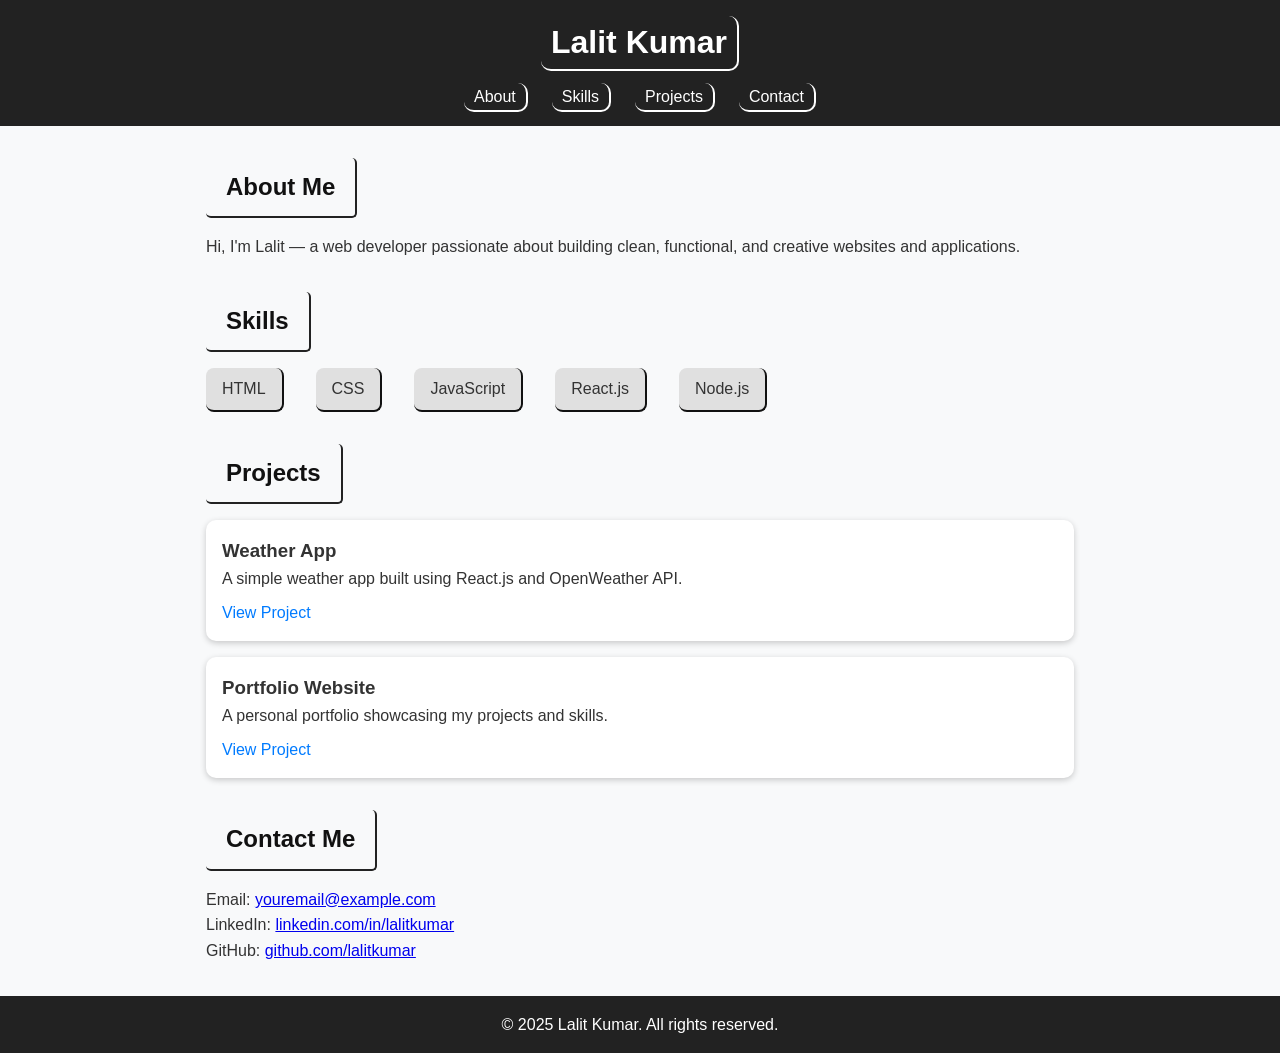
<file: portfolio web/index.html>
<!DOCTYPE html>
<html lang="en">
  <head>
    <meta charset="UTF-8" />
    <meta name="viewport" content="width=device-width, initial-scale=1.0" />
    <title>My Portfolio</title>
    <link rel="stylesheet" href="style.css" />
  </head>
  <body>
    <header>
      <h1>Lalit Kumar</h1>
      <nav>
        <ul>
          <li><a href="#about">About</a></li>
          <li><a href="#skills">Skills</a></li>
          <li><a href="#projects">Projects</a></li>
          <li><a href="#contact">Contact</a></li>
        </ul>
      </nav>
    </header>

    <section id="about">
      <h2>About Me</h2>
      <p>
        Hi, I'm Lalit — a web developer passionate about building clean,
        functional, and creative websites and applications.
      </p>
    </section>

    <section id="skills">
      <h2>Skills</h2>
      <ul class="skills-list">
        <li>HTML</li>
        <li>CSS</li>
        <li>JavaScript</li>
        <li>React.js</li>
        <li>Node.js</li>
      </ul>
    </section>

    <section id="projects">
      <h2>Projects</h2>
      <div class="project">
        <h3>Weather App</h3>
        <p>A simple weather app built using React.js and OpenWeather API.</p>
        <a href="#">View Project</a>
      </div>

      <div class="project">
        <h3>Portfolio Website</h3>
        <p>A personal portfolio showcasing my projects and skills.</p>
        <a href="#">View Project</a>
      </div>
    </section>

    <section id="contact">
      <h2>Contact Me</h2>
      <p>
        Email: <a href="mailto:youremail@example.com">youremail@example.com</a>
      </p>
      <p>LinkedIn: <a href="#">linkedin.com/in/lalitkumar</a></p>
      <p>GitHub: <a href="#">github.com/lalitkumar</a></p>
    </section>

    <footer>
      <p>© 2025 Lalit Kumar. All rights reserved.</p>
    </footer>
  </body>
</html>
</file>
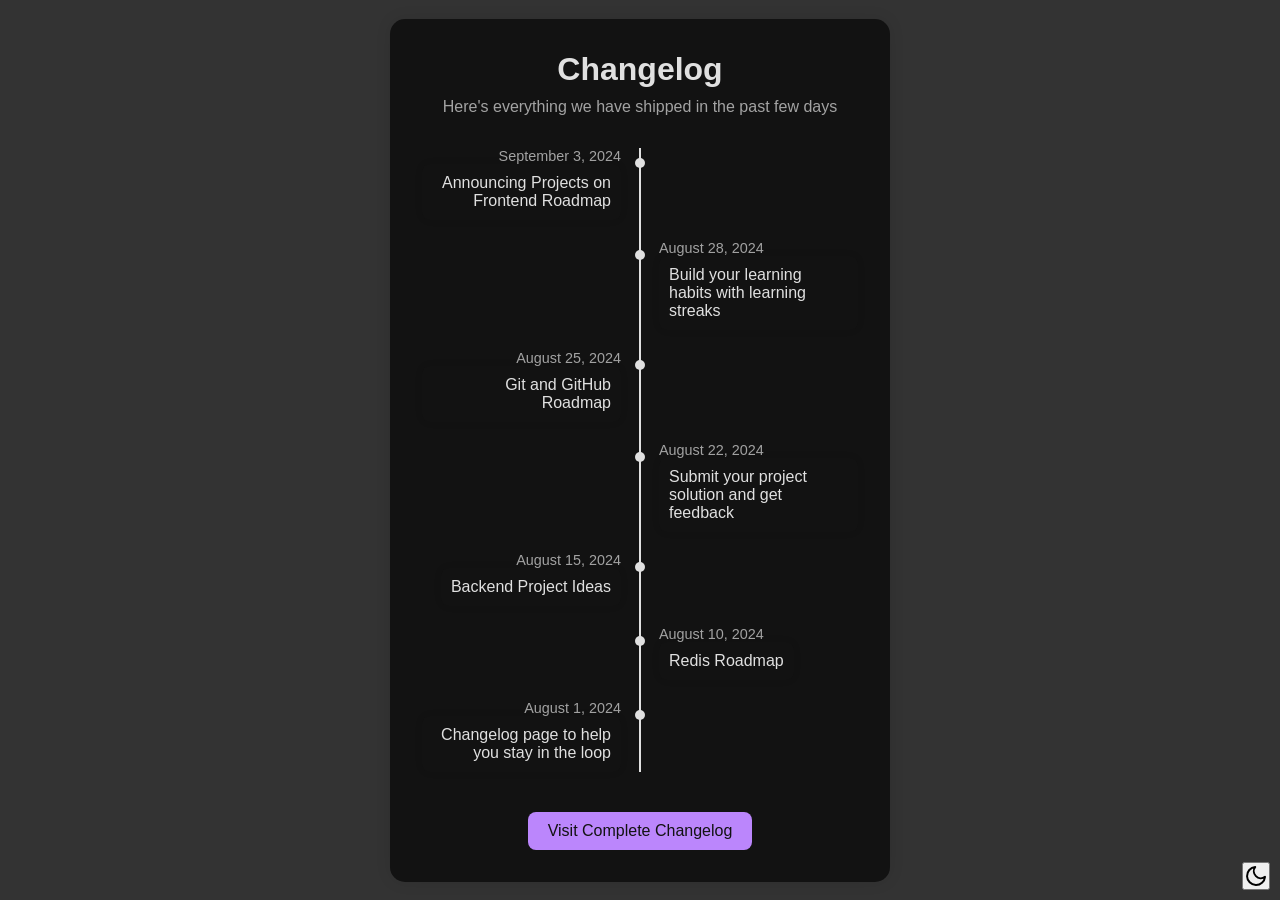
<file: project changelog/index.html>
<!DOCTYPE html>
<html lang="en">
  <head>
    <meta charset="UTF-8" />
    <meta name="viewport" content="width=device-width, initial-scale=1.0" />
    <title>Changelog Component</title>
    <link rel="stylesheet" href="style.css" />
  </head>
  <body>
    <div class="changelog-container">
      <h1>Changelog</h1>
      <p>Here's everything we have shipped in the past few days</p>

      <div class="timeline">
        <div class="timeline-item">
          <div class="timeline-date">September 3, 2024</div>
          <div class="timeline-content">
            Announcing Projects on Frontend Roadmap
          </div>
        </div>

        <div class="timeline-item">
          <div class="timeline-date">August 28, 2024</div>
          <div class="timeline-content">
            Build your learning habits with learning streaks
          </div>
        </div>

        <div class="timeline-item">
          <div class="timeline-date">August 25, 2024</div>
          <div class="timeline-content">Git and GitHub Roadmap</div>
        </div>

        <div class="timeline-item">
          <div class="timeline-date">August 22, 2024</div>
          <div class="timeline-content">
            Submit your project solution and get feedback
          </div>
        </div>

        <div class="timeline-item">
          <div class="timeline-date">August 15, 2024</div>
          <div class="timeline-content">Backend Project Ideas</div>
        </div>

        <div class="timeline-item">
          <div class="timeline-date">August 10, 2024</div>
          <div class="timeline-content">Redis Roadmap</div>
        </div>

        <div class="timeline-item">
          <div class="timeline-date">August 1, 2024</div>
          <div class="timeline-content">
            Changelog page to help you stay in the loop
          </div>
        </div>
      </div>

      <a href="#" class="button">Visit Complete Changelog</a>
    </div>
    <script src="script.js"></script>
  </body>
</html>
</file>
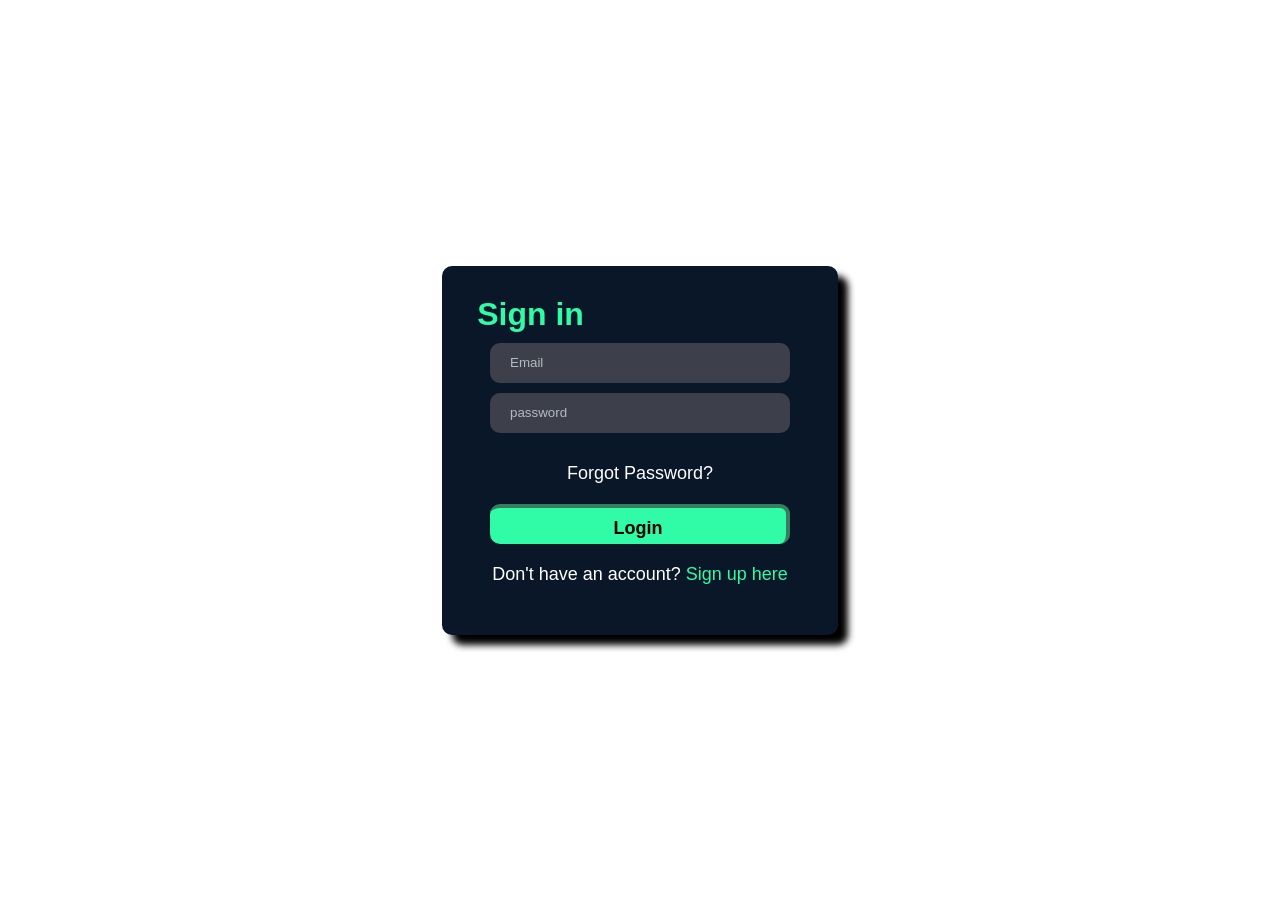
<file: form ui/forms.html>
<!DOCTYPE html>
<html lang="en">
  <head>
    <meta charset="UTF-8" />
    <meta name="viewport" content="width=device-width, initial-scale=1.0" />
    <link rel="stylesheet" href="forms.css" />
    <title>Document</title>
  </head>
  <body>
    <div class="form">
      <h1>Sign in</h1>
      <form action="">
        <div>
          <input
            id="username"
            type="text"
            placeholder="Email"
            name="username"
          />
        </div>
        <div>
          <input
            id="password"
            type="password"
            placeholder="password"
            name="password"
          />
        </div>
        <div class="forgot"><a href="">Forgot Password?</a></div>
        <button>Login</button>
        <div class="account">
          Don't have an account? <span>Sign up here</span>
        </div>
      </form>
    </div>
  </body>
</html>
</file>
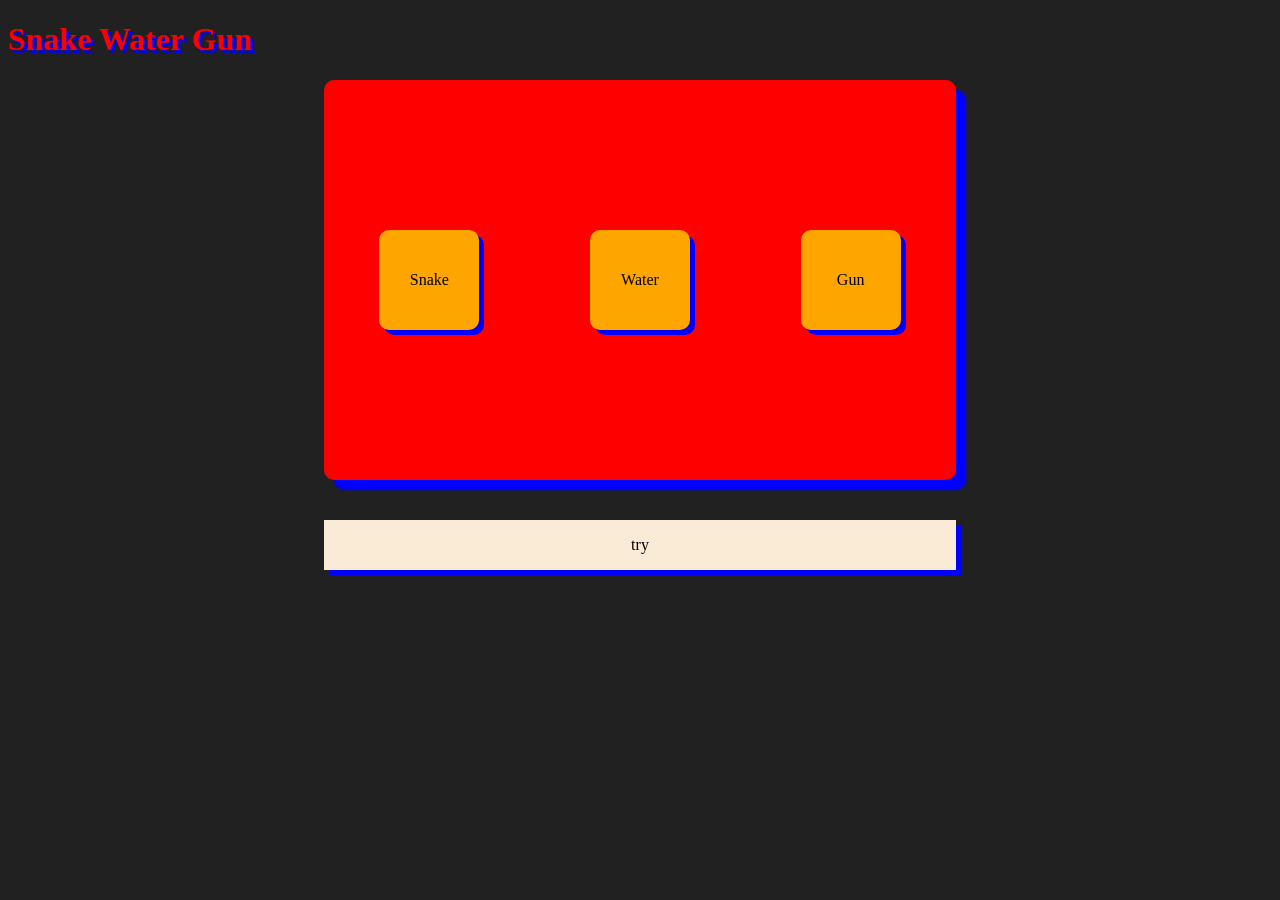
<file: snake water gun/game.html>
<!DOCTYPE html>
<html lang="en">

<head>
    <meta charset="UTF-8">
    <meta name="viewport" content="width=device-width, initial-scale=1.0">
    <title>Document</title>
    <style>
        body {
            background-color: #212121;
        }

        h1 {
            color: red;
            text-shadow: 3px 3px 1px blue;
        }

        .main {
            height: 400px;
            width: 50%;
            border-radius: 10px;
            box-shadow: 10px 10px 2px blue;
            display: flex;
            justify-content: space-around;
            align-items: center;
            background-color: red;
            margin: auto;
        }

        .main .sign {
            border-radius: 10px;
            box-shadow: 5px 5px blue;
            /* box-shadow: 5px 5px rgba(0, 0, 0, 0.2); */
            color: black;
            text-align: center;
            display: flex;
            align-items: center;
            justify-content: center;
            height: 100px;
            width: 100px;
            cursor: pointer;
            background-color: orange;
            transition: all 0.3s ease;
        }

        .sign:hover {
            box-shadow: 10px 10px black;
            /* box-shadow: 10px 15px rgba(0, 0, 0, 1); */
            transform: translateZ(-10px);
        }

        #result {
            color: black;
            background-color: antiquewhite;
            box-shadow: 5px 5px 1px blue;
            text-align: center;
            line-height: 50px;
            height: 50px;
            width: 50%;
            margin: 40px auto;
        }
    </style>
</head>

<body>
    <h1>Snake Water Gun</h1>
    <div class="main">
        <div class="sign" id="Snake">Snake</div>
        <div class="sign" id="Water">Water</div>
        <div class="sign" id="Gun">Gun</div>
    </div>

    <div id="result">try</div>
    <script>
        let gameArr = ['Snake', 'Water', 'Gun']
        let selectedValue = document.querySelectorAll('.sign');
        let res = document.querySelector("#result");

        // selectedValue.forEach((sign) => {
        //     sign.addEventListener("click", () => {
        //         console.log(sign);
        //     })
        // })


        selectedValue.forEach((sign) => {
            sign.addEventListener("click", () => {
                const randomIndex = Math.floor(Math.random() * gameArr.length);
                const randomChoice = gameArr[randomIndex];
                console.log(randomChoice);
                console.log(sign);

                const userChoice = sign.getAttribute("id")
                console.log(userChoice);

                if (userChoice === randomChoice) {
                    res.innerHTML = 'it is a tie'

                } else if (userChoice === "Snake" && randomChoice === "Water" ||
                    userChoice === "Water" && randomChoice === "Gun" ||
                    userChoice === "Gun" && randomChoice === "Snake") {
                    res.innerHTML = `yo you win!, Computer Chose: ${randomChoice}`
                }
                else {
                    res.innerHTML = `ahha you lose! Computer Chose: ${randomChoice}`

                }


            })
        })



    </script>
</body>

</html>
</file>
<file: portfolio web/style.css>
* {
  margin: 0;
  padding: 0;
  box-sizing: border-box;
  font-family: "Poppins", sans-serif;
}

body {
  background: #f8f9fa;
  color: #333;
  line-height: 1.6;
}

header {
  background: #222;
  color: #fff;
  padding: 1rem 0;
  text-align: center;
}

header h1 {
  border-bottom: 2px solid white;
  border-right: 2px solid white;
  border-radius: 10px;
  padding: 1px 10px;
  margin-bottom: 5px;
  display: inline-block;
}

nav ul {
  list-style: none;
  display: flex;
  justify-content: center;
  gap: 1.5rem;
  margin-top: 0.5rem;
}

nav a {
  color: #fff;
  text-decoration: none;
  font-weight: 500;
  padding: 5px 10px;
  border-radius: 10px;
  border-bottom: 2px solid #ffff;
  border-right: 2px solid #ffff;
}

section {
  max-width: 900px;
  margin: 2rem auto;
  padding: 0 1rem;
}

h2 {
  color: #111;
  margin-bottom: 1rem;
  padding: 10px 20px;
  /* padding-bottom: 4px; */
  border-radius: 5px;
  border-bottom: 2px solid #222;
  border-right: 2px solid #222;
  display: inline-block;
  /* text-decoration: underline wavy; */
}

h2:hover {
  border-top: 2px solid #222;
  border-left: 2px solid #222;
  border-bottom: none;
  border-right: none;
}

.skills-list {
  display: flex;
  gap: 2rem;
  flex-wrap: wrap;
}

.skills-list li {
  background: #e0e0e0;
  padding: 0.5rem 1rem;
  border-radius: 8px;
  border-bottom: 2px solid #111;
  border-right: 2px solid #111;
  list-style: none;
}

.skills-list li:hover {
  border-top: 2px solid #111;
  border-left: 2px solid #111;
  border-bottom: none;
  border-right: none;
}

.project {
  background: #fff;
  padding: 1rem;
  margin-bottom: 1rem;
  border-radius: 10px;
  box-shadow: 0 2px 6px rgba(0, 0, 0, 0.2);
}

.project a {
  display: inline-block;
  margin-top: 0.5rem;
  color: #007bff;
  text-decoration: none;
}

footer {
  text-align: center;
  padding: 1rem;
  background: #222;
  color: #fff;
  margin-top: 2rem;
}
</file>
<file: project changelog/style.css>
:root {
  --background-color: #fff;
  --text-color: #000;
  --text-accent-color: #666;
  --accent-color: #007acc;
  --accent-hover-color: #005bb5;
  --accent-active-color: #003f87;
  --border-color: #e0e0e0;
}

[data-theme="dark"] {
  --background-color: #121212;
  --text-color: #e0e0e0;
  --text-accent-color: #a3a3a3;
  --accent-color: #bb86fc;
  --accent-hover-color: #9f63d6;
  --accent-active-color: #7e3eb0;
  --border-color: #333;
}

* {
  margin: 0;
  padding: 0;
  box-sizing: border-box;
}

body {
  font-family: Arial, sans-serif;
  display: flex;
  justify-content: center;
  align-items: center;
  min-height: 100vh;
  background-color: var(--border-color);
  color: var(--text-color);
}

.changelog-container {
  background-color: var(--background-color);
  padding: 2rem;
  border-radius: 15px;
  max-width: 500px;
  width: 100%;
  box-shadow: 0 0 15px rgba(0, 0, 0, 0.1);
  text-align: center;
}

.changelog-container h1 {
  font-size:  2rem;
  margin-bottom: 10px;
}

.changelog-container p {
  font-size: 1rem;
  color: var(--text-accent-color);
  margin-bottom: 2rem;
}

.timeline {
  position: relative;
  margin: 20px 0;
  padding: 0;
}

.timeline:before {
  content: "";
  position: absolute;
  width: 2px;
  background-color: var(--text-color);
  top: 0;
  bottom: 0;
  left: 50%;
  margin-left: -1px;
}

.timeline-item {
  margin-bottom: 20px;
  position: relative;
  width: calc(50% + 1px);
  padding-right: 20px;
  text-align: right;
}

.timeline-item .timeline-date {
  font-size: 0.9rem;
  color: var(--text-accent-color);
}

.timeline-item .timeline-content {
  font-size: 1rem;
  background-color: var(--background-color);
  border-radius: 8px;
  padding: 10px;
  box-shadow: 0 0 10px rgba(0, 0, 0, 0.05);
  display: inline-block;
}

.timeline-item:nth-child(even) {
  left: calc(50% - 1px);
  text-align: left;
  padding-left: 20px;
  padding-right: 0;
}

.timeline-item:nth-child(even) .timeline-content {
  margin-left: 0;
}

.timeline-item:before {
  content: "";
  position: absolute;
  width: 10px;
  height: 10px;
  right: -4px;
  background-color: var(--text-color);
  border-radius: 50%;
  top: 10px;
}

.timeline-item:nth-child(even):before {
  left: -4px;
  right: auto;
}

.button {
  display: inline-block;
  background-color: var(--accent-color);
  color: var(--background-color);
  padding: 10px 20px;
  text-decoration: none;
  border-radius: 8px;
  margin-top: 20px;
}

.button:hover {
  background-color: var(--accent-hover-color);
}

@media (max-width: 600px) {
  .timeline-item {
    width: 100%;
    text-align: left;
    padding-left: 20px;
  }

  .timeline-item:nth-child(even) {
    left: 0;
    padding-left: 20px;
  }

  .timeline:before {
    left: 10px;
  }

  .timeline-item:before {
    left: 5px;
  }

  .timeline-item:nth-child(even):before {
    left: 5px;
  }
}
</file>
<file: form ui/forms.css>
* {
  margin: 0;
  padding: 0;
  box-sizing: border-box;
}

body {
  height: 100vh;
  font-family: "Gill Sans", "Gill Sans MT", Calibri, "Trebuchet MS", sans-serif;
  background: url(https://i.pinimg.com/736x/a1/21/77/a12177d77ae4a9487a9cd41737d685e5.jpg);
  background-size: cover;
  display: flex;
  /* flex-direction: column; */
  align-items: center;
  justify-content: center;
}

.form {
  text-align: center;
  background: #0a1729;
  padding: 30px;
  border-radius: 10px;
  margin: 20px;
  box-shadow: 10px 10px 7px black;
}

h1 {
  text-align: left;
  margin-left: 5px;
  color: #30fba6;
  margin-bottom: 10px;
}

form {
  color: white;
}

form div input {
  background: #3d404a;
  color: white;
  outline: none;
  border-radius: 10px;
  padding-left: 20px;
  margin-bottom: 10px;
  height: 40px;
  width: 300px;
  border: none;
}

input::placeholder {
  color: #b5b9c1;
}

form button {
  background: #30fba6;
  color: black;
  font-size: 18px;
  font-weight: 900;
  height: 40px;
  width: 300px;
  padding: 10px;
  border-radius: 10px;
  border-top: 4px solid #357f60;
  border-left: none;
  border-right: 4px solid #357f60;
  border-bottom: none;
}

.forgot {
  text-align: center;
  padding: 20px;
  font-size: 18px;
}

.forgot a {
  color: white;
  text-decoration: none;
}

.account {
  text-align: center;
  padding: 20px;
  font-size: 18px;
}

.account span {
  color: #30fba6;
  cursor: pointer;
}
</file>
